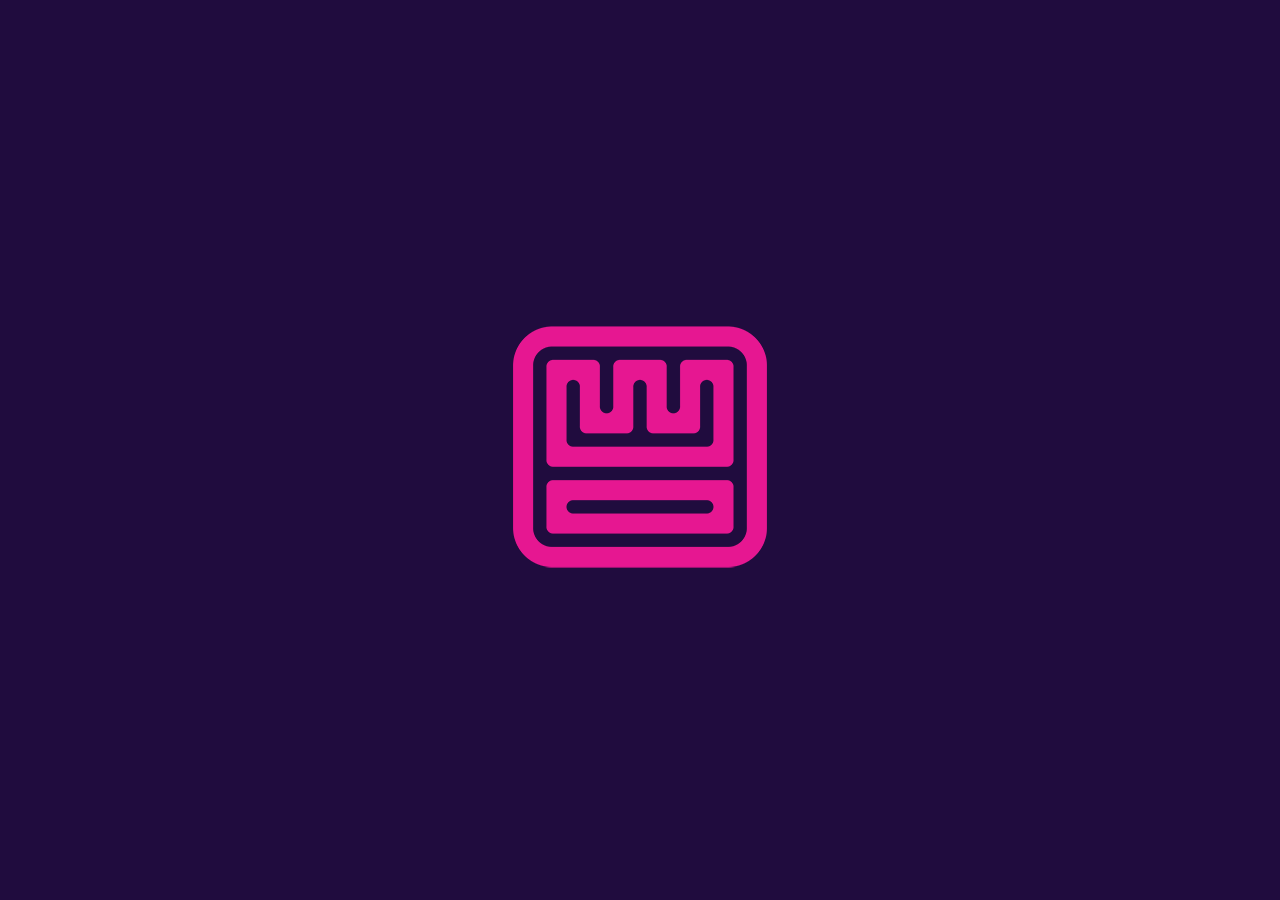
<file: index.html>
<!DOCTYPE html>
<html lang="fr">
<head>
  <meta charset="UTF-8">
  <link rel="stylesheet" href="index_style.css">
  <script>
    // Vérifier si une faction est déjà sélectionnée
    document.addEventListener('DOMContentLoaded', () => {
      const faction = localStorage.getItem('faction');
      if (faction) {
        setTimeout(() => {
        window.location.href = 'tap.html';
      }, 3000);
      } else {
        // Redirection vers la page de sélection de faction après 3 secondes
        setTimeout(() => {
          window.location.href = 'factions.html';
        }, 3000);
      }
    });
  </script>
</head>
<body>
  <div class="container">
    <img src="img/logo.png">
  </div>
</body>
</html>
</file>
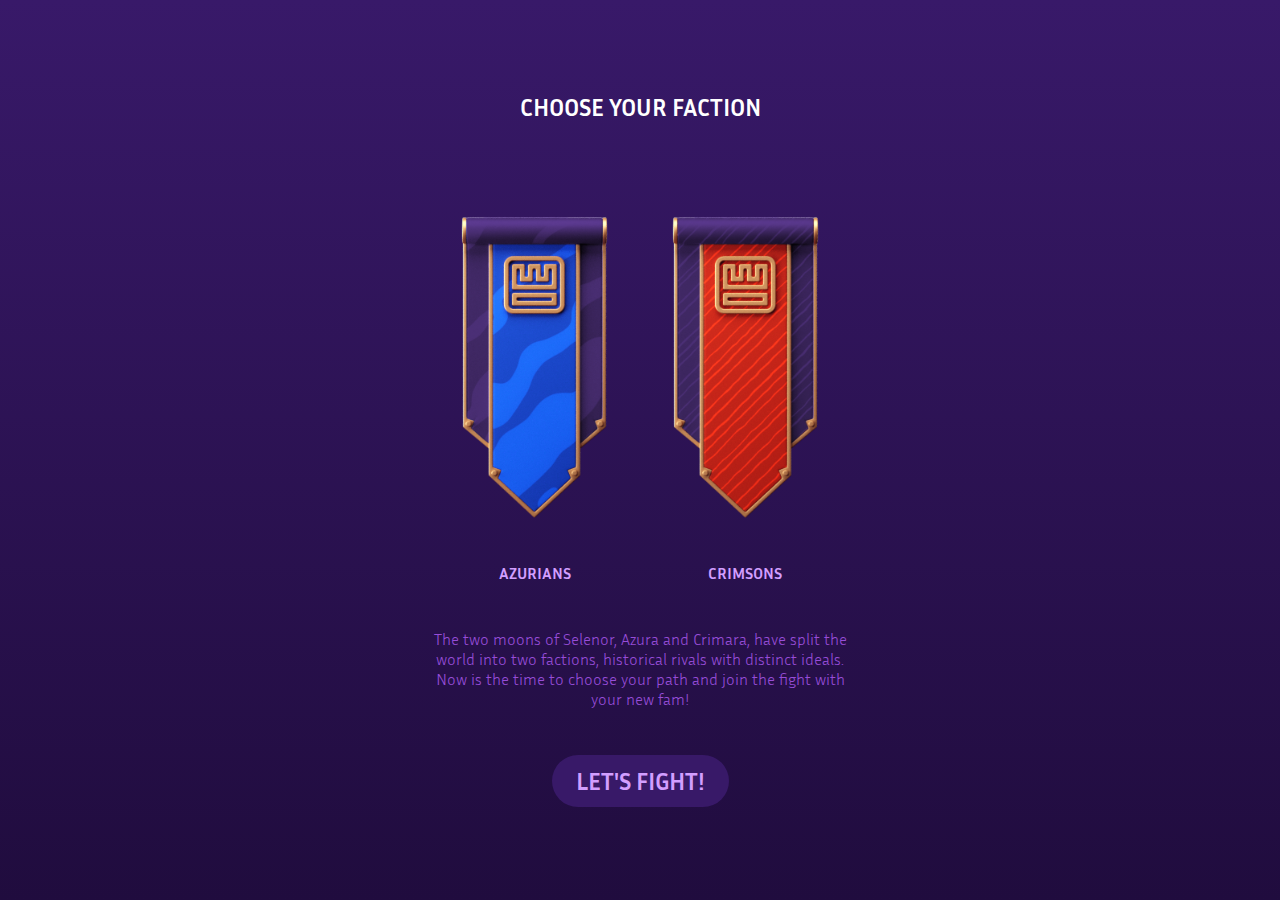
<file: factions.html>
<!DOCTYPE html>
<html lang="fr">
  <meta charset="UTF-8">
  <meta name="viewport" content="width=device-width, initial-scale=1.0, user-scalable=no">
  <link rel="stylesheet" href="factions_style.css">
  <link rel="preconnect" href="https://fonts.googleapis.com">
  <link rel="preconnect" href="https://fonts.gstatic.com" crossorigin>
  <link href="https://fonts.googleapis.com/css2?family=Inria+Sans:ital,wght@0,300;0,400;0,700;1,300;1,400;1,700&display=swap" rel="stylesheet">

  <body>
    <div class="container">
      <h1>CHOOSE YOUR FACTION</h1>
      
      <div class="factions-container">

        <!-- Faction 1 -->
        <div class="factions-wrapper" 
             data-img-default="img/Fac_Azu_1.png"
             data-img-selected="img/Fac_Azu_2.png">
          <img src="img/Fac_Azu_1.png" alt="Bouton 1">
          <p class="faction-title azurians">AZURIANS</p>
        </div>
      
        <!-- Faction 2 -->
        <div class="factions-wrapper"
             data-img-default="img/Fac_Cri_1.png"
             data-img-selected="img/Fac_Cri_2.png">
          <img src="img/Fac_Cri_1.png" alt="Bouton 2">
          <p class="faction-title crimsons">CRIMSONS</p>
        </div>
        
      </div>

    </br>

      <div class="factions-text-container">
        <p id="faction-description" class="description-text">
          <!-- Texte par défaut (quand aucune faction n’est sélectionnée) -->
          The two moons of Selenor, Azura and Crimara, have split the world into two factions, historical rivals with distinct ideals.

          Now is the time to choose your path and join the fight with your new fam!
        </p>
      </div>

    </br>

      <button id="nextPageButton" disabled onclick="window.location.href='tap.html'">
        LET'S FIGHT!
      </button>


    </div>
  
    <!-- Script pour gérer la logique de sélection -->
    <script src="factions_script.js"></script>
  </body>


</html>
</file>
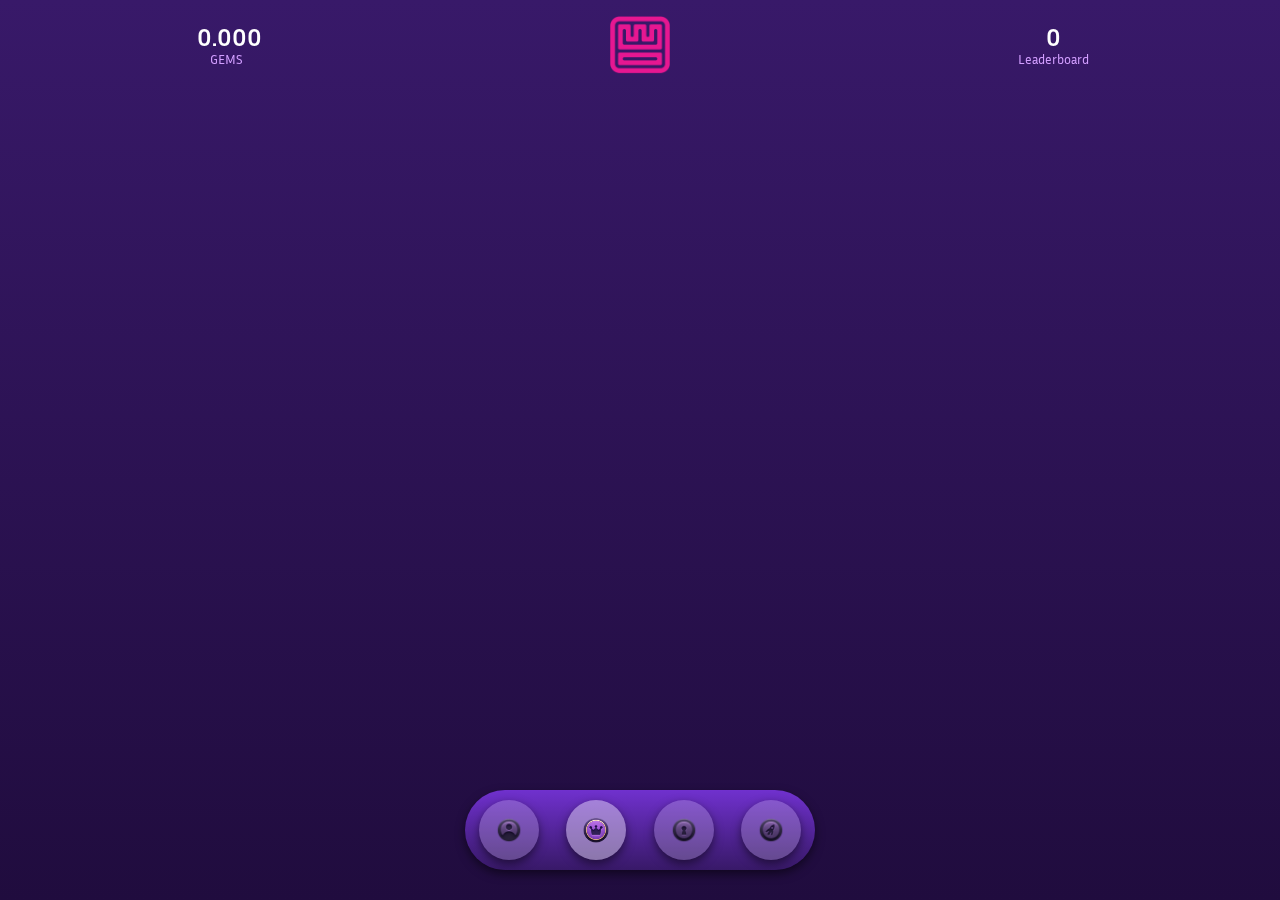
<file: leaderboard.html>
<!DOCTYPE html>
<html lang="fr">
  <meta charset="UTF-8">
  <meta name="viewport" content="width=device-width, initial-scale=1.0, user-scalable=no">
  <link rel="stylesheet" href="style.css">
  <link rel="stylesheet" href="navbar.css">
  <link rel="preconnect" href="https://fonts.googleapis.com">
  <link rel="preconnect" href="https://fonts.gstatic.com" crossorigin>
  <link href="https://fonts.googleapis.com/css2?family=Inria+Sans:ital,wght@0,300;0,400;0,700;1,300;1,400;1,700&display=swap" rel="stylesheet">

  <head>
    
  </head>
  <body>
    <header class="logo-container">
      <div class="header-left">
        <p class="gem-counter">
          <span class="gemCount" id="gemCount">0</span> 
          <br />
          GEMS
        </p>
      </div>
    
      <div class="header-center">
        <img src="img/logo.png" alt="Logo" class="logo">
      </div>
    
      <div class="header-right">
        <p class="leaderboard_counter">
          <span class="leaderboardcounter" id="leaderboardcount">0</span> 
          <br />
          Leaderboard
        </p>
      </div>
    </header>
    

    <div class="container">
      

    </div>

    <nav class="navbar">
      <a href="profile.html" class="nav-item" data-default-src="img/navbar/Icon2_bw.png" data-active-src="img/navbar/Icon2_color.png">
        <img src="img/navbar/Icon2_bw.png" alt="Profile">
      </a>
      <a href="leaderboard.html" class="nav-item active" data-default-src="img/navbar/Icon3_bw.png" data-active-src="img/navbar/Icon3_color.png">
        <img src="img/navbar/Icon3_color.png" alt="Leaderboard">
      </a>
      <a href="tap.html" class="nav-item" data-default-src="img/navbar/Icon1_bw.png" data-active-src="img/navbar/Icon1_color.png">
        <img src="img/navbar/Icon1_bw.png" alt="Tap">
      </a>
      <a href="boosts.html" class="nav-item" data-default-src="img/navbar/Icon4_bw.png" data-active-src="img/navbar/Icon4_color.png">
        <img src="img/navbar/Icon4_bw.png" alt="Boosts">
      </a>
    </nav>
  
    <script src="header.js"></script>
    <script src="navbar.js"></script>
    
  </body>


</html>
</file>
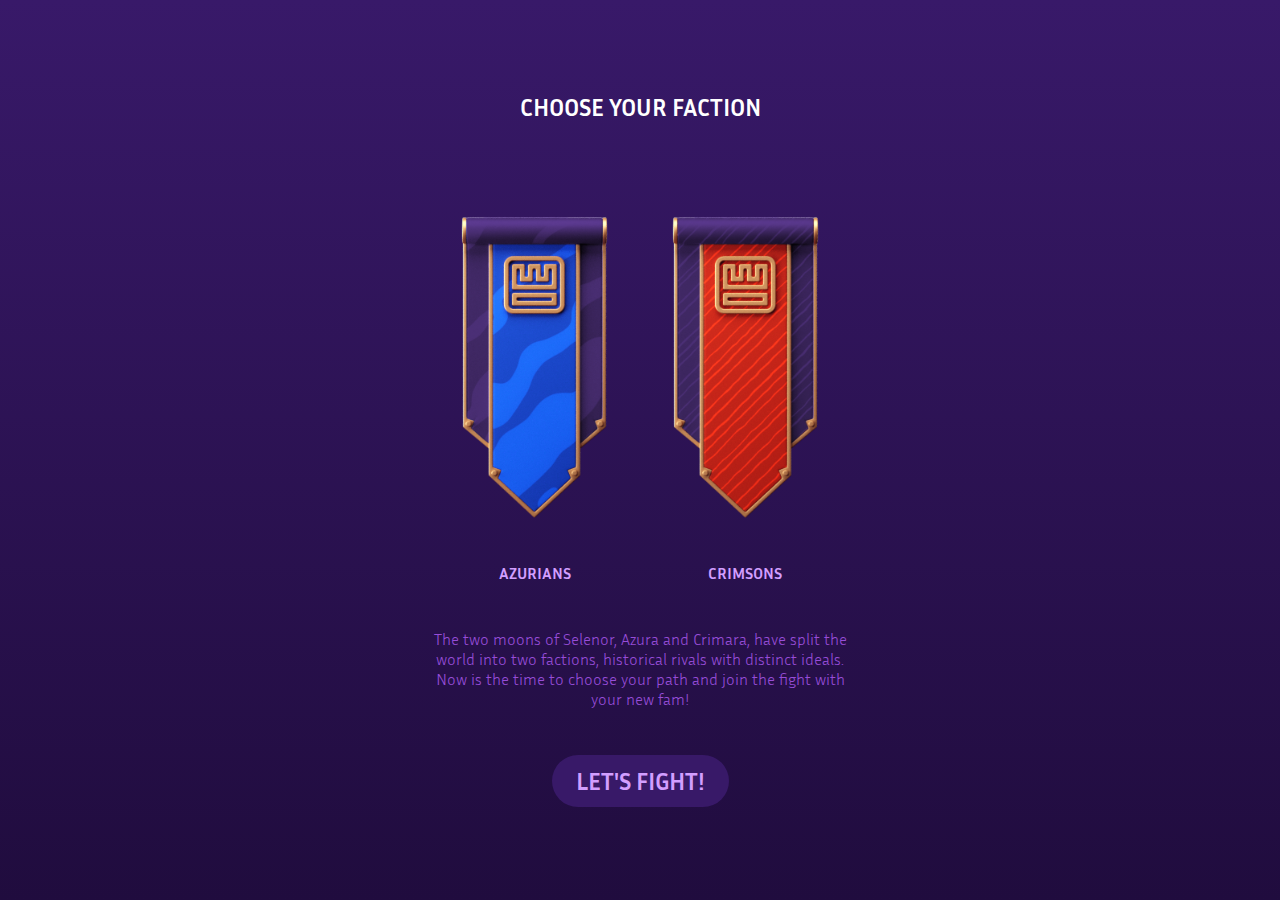
<file: tap.html>
<!DOCTYPE html>
<html lang="fr">
  <meta charset="UTF-8">
  <meta name="viewport" content="width=device-width, initial-scale=1.0, user-scalable=no">
  <link rel="stylesheet" href="style.css">
  <link rel="stylesheet" href="navbar.css">
  <link rel="preconnect" href="https://fonts.googleapis.com">
  <link rel="preconnect" href="https://fonts.gstatic.com" crossorigin>
  <link href="https://fonts.googleapis.com/css2?family=Inria+Sans:ital,wght@0,300;0,400;0,700;1,300;1,400;1,700&display=swap" rel="stylesheet">

  <head>
    
  </head>
  <body>
    <script>
      // Vérifier si une faction est sélectionnée
      if (!localStorage.getItem('faction')) {
        window.location.href = 'factions.html';
      }
    </script>

    <header class="logo-container">
      <div class="header-left">
        <p class="gem-counter">
          <span class="gemCount" id="gemCount">0</span> 
          <br />
          GEMS
        </p>
      </div>
    
      <div class="header-center">
        <img src="img/logo.png" alt="Logo" class="logo">
      </div>
    
      <div class="header-right">
        <p class="leaderboard_counter">
          <span class="leaderboardcounter" id="leaderboardcount">0</span> 
          <br />
          Leaderboard
        </p>
      </div>
    </header>
    
    
    <main class="main-container">
    <div class="container">
      <canvas id="particleCanvas"></canvas>
      <div class="numberstats_counter">

        <p class="tap-counter">
          <span class="tapcounter" id="tapCount">20</span>
        </p>

      </div>
      <div class="numberstats">

        
        <p class="tap-session-counter">
          <span class="tapsessioncount" id="sessionTapCount">0</span>
          </br>
          Current game taps 
        </p>
        <p class="tap-daily-counter">
           <span class="tapdailycount" id="dailyTapCount">500</span>
          </br>
          Daily taps limit
        </p>
        
       </div>

      <div class="big-circle" id="tapCircle">
        <img 
          id="circleImage" 
          src="img/Chest/1/Chest1_1.png" 
          alt="Mon image à l'intérieur du cercle"
        >

        
      </div>
       
      

      <div class="boosts-container">
        <div class="boost-circle" data-boost="potion">
            <img src="img/Boosts/B_ph1.png" alt="Potion boost" class="boost-image">
        </div>
        <div class="boost-circle" data-boost="sword">
            <img src="img/Boosts/B_ph1.png" alt="Sword boost" class="boost-image">
        </div>
        <div class="boost-circle" data-boost="bag">
            <img src="img/Boosts/B_ph1.png" alt="Bag boost" class="boost-image">
        </div>
        <div class="boost-circle" data-boost="book">
            <img src="img/Boosts/B_ph1.png" alt="Book boost" class="boost-image">
        </div>
    </div>
    

    </div>
  </main>

    

    <nav class="navbar">
      <a href="profile.html" class="nav-item" data-default-src="img/navbar/Icon2_bw.png" data-active-src="img/navbar/Icon2_color.png">
        <img src="img/navbar/Icon2_bw.png" alt="Profile">
      </a>
      <a href="leaderboard.html" class="nav-item" data-default-src="img/navbar/Icon3_bw.png" data-active-src="img/navbar/Icon3_color.png">
        <img src="img/navbar/Icon3_bw.png" alt="Leaderboard">
      </a>
      <a href="tap.html" class="nav-item active" data-default-src="img/navbar/Icon1_bw.png" data-active-src="img/navbar/Icon1_color.png">
        <img src="img/navbar/Icon1_color.png" alt="Tap">
      </a>
      <a href="boosts.html" class="nav-item" data-default-src="img/navbar/Icon4_bw.png" data-active-src="img/navbar/Icon4_color.png">
        <img src="img/navbar/Icon4_bw.png" alt="Boosts">
      </a>
    </nav>
  
    <script type="module" src="js/app.js"></script>
    

  </body>


</html>
</file>
<file: index_style.css>
* {
  box-sizing: border-box;
  margin: 0;
  padding: 0;
}

html, body {
  margin: 0;
  padding: 0;
  /* Empêche l’affichage d’une barre de scroll */
  overflow: hidden;
  /* Force la page à occuper toute la hauteur de la fenêtre */
  height: 100vh;
}

body {
  font-family: "Inria Sans", serif;
  font-weight: 300;
  background-color: #200c3e;
  color: #333;
  /* Pour occuper tout l’écran (mobile) */
  min-height: 100vh;
  display: flex;
  justify-content: center;
  align-items: center;
 
  
}

.container {
  width: 100%;
  max-width: 500px; /* Largeur max pour desktop */
  margin: 0 auto;
  padding: 1rem;
  text-align: center;
}

h1 {
  font-size: 1.5rem;
  margin-bottom: 2rem;
  font-family: "Inria Sans", serif;
  font-weight: 700;
  color: #fff;
}
</file>
<file: factions_style.css>
* {
  box-sizing: border-box;
  margin: 0;
  padding: 0;
}

html, body {
  margin: 0;
  padding: 0;
  /* Empêche l’affichage d’une barre de scroll */
  overflow: hidden;
  /* Force la page à occuper toute la hauteur de la fenêtre */
  height: 100vh;
}

body {
  font-family: "Inria Sans", serif;
  font-weight: 300;
  background: linear-gradient(180deg, rgba(56,25,105,1) 0%, rgba(32,12,62,1) 100%);
  background-color: rgb(56,25,105);
  color: #333;
  /* Pour occuper tout l’écran (mobile) */
  min-height: 100vh;
  display: flex;
  justify-content: center;
  align-items: center;
 
  
}

.container {
  width: 100%;
  max-width: 500px; /* Largeur max pour desktop */
  margin: 0 auto;
  padding: 1rem;
  text-align: center;
}

h1 {
  font-size: 1.5rem;
  margin-bottom: 2rem;
  font-family: "Inria Sans", serif;
  font-weight: 700;
  color: #fff;
}

/* 3) Conteneur des factions */
.factions-container {
  display: flex;               /* Mise en page en flexbox */
  justify-content: space-between;
  width: 90%;
  max-width: 600px;  
  margin: 0 auto;              /* Centrer horizontalement */
  /* gap: 20px; éventuellement si pris en charge par votre navigateur */
}

/* 4) Wrapper pour chaque faction */
.factions-wrapper {
  flex: 1;
  margin: 0 5px; /* Espace horizontal (si gap non utilisé) */
  cursor: pointer;  /* Pour indiquer que c’est cliquable */
  transition: transform 0.2s ease; /* animation visuelle si besoin */
  outline: none;
  -webkit-tap-highlight-color: transparent;
}

/* 5) Image responsive */
.factions-wrapper img {
  display: block;
  width: 100%;
  height: auto;
  max-width: 100%;

}

/* 6) État "sélectionné" */
.factions-wrapper.selected {
  /* Par exemple un contour visible */
 
  outline-offset: -3px;
  
  /* Ou un effet de zoom plus important */
  transform: scale(1.08);
  
}

/* Le texte ne sera pas agrandi */
.faction-title {
  margin-top: 0.5rem;
  color: #D29EFF;
  text-align: center;
  font-family: "Inria Sans", serif;
  font-weight: 700;
}

.factions-text-container {
  width: 100%;
  max-width: 600px;   /* Aligner avec votre max-width si souhaité */
  margin: 1rem auto 0 auto;
  text-align: center;
  /* Option 1 : hauteur fixe */
  /* height: 100px; */

  /* Option 2 : hauteur minimale (préférable si vous n’êtes pas sûr du texte) */
  min-height: 100px;

  display: flex;        /* pour centrer verticalement si on veut */
  align-items: center;
  justify-content: center;
  padding: 0 1rem;
}

.description-text {
  font-family: "Inria Sans", serif;
  font-weight: 300;
  font-size: 1rem;
  color: #974DD8;          /* Ou #D29EFF, selon vos goûts */
}

/* ========== BOUTON ========== */
#nextPageButton {
  margin-top: 1rem;
  padding: 0.75rem 1.5rem;
  font-size: 1.5rem;
  font-family: "Inria Sans", serif;
  font-weight: 700;
  background-color: #E61791;
  color: #fff;
  border: none;
  border-radius: 50px;
  cursor: pointer;
}

/* Bouton désactivé */
#nextPageButton[disabled] {
  background-color: #381968;  /* Un violet plus sombre */
  color: #D29EFF;            /* Couleur texte plus pâle */
  cursor: not-allowed;
  opacity: 1;
}
</file>
<file: style.css>
* {
  box-sizing: border-box;
  margin: 0;
  padding: 0;
}


html, body {
  margin: 0;
  padding: 0;
  overflow: hidden;
  height: 100vh;
  font-family: "Inria Sans", serif;
}

body {
  font-family: "Inria Sans", serif;
  font-weight: 300;
  background: linear-gradient(180deg, rgba(56,25,105,1) 0%, rgba(32,12,62,1) 100%);
  background-color: rgb(56,25,105);
  color: #333;
  /* Pour occuper tout l’écran (mobile) */
  min-height: 100vh;
  display: flex;
  flex-direction: column; /* Empile les enfants verticalement */
  justify-content: flex-start; /* Aligne les enfants en haut */
 
  
}

.main-container {
  display: flex;
  flex-direction: column;
  justify-content: center; /* Centre verticalement les enfants dans ce conteneur */
  align-items: center; /* Centre horizontalement les enfants */
  flex-grow: 1; /* Prend tout l'espace disponible verticalement */
}

.container {
  width: 100%;
  max-width: 500px; /* Largeur max pour desktop */
  margin: 0 auto;
  padding: 1rem;
  text-align: center;
  position: relative; 
}

h1 {
  font-size: 1.5rem;
  margin-bottom: 2rem;
  font-family: "Inria Sans", serif;
  font-weight: 700;
  color: #fff;
}


.big-circle {
  
  width: 75vmin;
  height: 75vmin;
  border-radius: 50%;
  background: radial-gradient(
    circle at 50% 50%,
    #6F32CE 0%,
    #381968 50%,
    #200C3E 70%,
    #200C3E 100%
  );

  /* Pour positionner l'image en absolu dans ce cercle */
  position: relative;
  margin: 0 auto;
  outline: 10px solid;
  cursor: pointer; /* Indique que c'est cliquable */
  -webkit-tap-highlight-color: transparent;
  
}


.theme-azurians .big-circle {
  box-shadow: 0 0 70px 30px rgba(30, 94, 240, 0.5);
  outline-color: rgba(30, 94, 240, 0.2);
}

.theme-crimsons .big-circle {
  box-shadow: 0 0 70px 30px rgba(255, 58, 58, 0.5);
  outline-color: rgba(255, 58, 58, 0.2);
}


.big-circle img {
  /* on place l'image en absolu au centre du cercle */
  position: absolute;
  top: 50%;
  left: 50%;
  transform: translate(-50%, -50%);

  /* Elle prendra par exemple 50% de la largeur du cercle */
  width: 110%;
  height: auto;

  /* Pour un affichage net sur fonds sombres */
  /* background: rgba(255,255,255,0.1);  optionnel */
  /* border-radius: 50%; si vous souhaitez l'image elle-même en cercle */
}

/* Le compteur */
.numberstats {
  display: flex;
  justify-content: center;
  align-items: center;
  font-size: 1rem;
  font-weight: bold;
  color: #D29EFF;
margin-bottom: 30px;
  z-index: 10;
  gap: 20px;
}

.numberstats_counter {
  display: flex;
  justify-content: center;
  align-items: center;
  font-size: 1rem;
  font-weight: bold;
  color: #D29EFF;
margin-bottom: 10px;
  z-index: 10;
  gap: 20px;
}



#particleCanvas {
  position: absolute;
  top: 0;
  left: 0;
  width: 100%;
  height: 100%;
  pointer-events: none; /* Permet de cliquer à travers le canvas */
  z-index: 1000; /* Assure que les particules sont au-dessus du coffre */
}

.gem-counter span {
  display: inline-block;
  width: 4ch; /* Réserve de l'espace pour 4 caractères */
  text-align: right;
}


.gem-counter {
  color: #D29EFF;
  font-size: 0.8rem;
  font-weight: 400;
  line-height: 1.2; /* Assure un bon espacement vertical */
}

.gemCount {
  color: #fff;
  font-size: 1.5rem;
  font-weight: 700;
}

.tap-daily-counter{
  color: #D29EFF; 
  font-size: 0.8rem;
  font-weight: 400;
}

.tapdailycount {
  color: #fff; 
  font-size: 1.5rem;
  font-weight: 700;
}

.tap-session-counter {
  color: #D29EFF; 
  font-size: 0.8rem;
  font-weight: 400;
}

.tapsessioncount {
  color: #fff; 
  font-size: 1.5rem;
  font-weight: 700;
}


.tapcounter {
  color: #fff; 
  font-size: 2rem;
  font-weight: 700;
}



.leaderboard_counter {
  color: #D29EFF;
  font-size: 0.8rem;
  font-weight: 400;
  line-height: 1.2; /* Assure un bon espacement vertical */
  
}

.leaderboardcounter {
  color: #fff;
  font-size: 1.5rem;
  font-weight: 700;
}


/* Conteneur des boosts */
.boosts-container {
  display: flex;
  justify-content: center;
  align-items: center;
  gap: 10px; /* Espace entre chaque cercle */
  margin-top: 30px;
}

/* Style des petits cercles */
.boost-circle {
  width: 60px;
  height: 60px;
  border-radius: 50%;
  background: none;
  display: flex;
  justify-content: center;
  align-items: center;
  box-shadow: 0 4 10px rgba(0, 0, 0, 0.3);
}



/* Images à l'intérieur des cercles */
.boost-image {
  width: 100%; /* Ajustez selon vos besoins */
  height: auto;
  border-radius: 50%; /* Pour une apparence circulaire */
  z-index: 10;
}




/* Conteneur du logo */
.logo-container {
  display: flex;
  justify-content: space-between; /* Éléments gauche, centre, droite */
  align-items: center; /* Alignement vertical */
  padding: 0 20px; /* Espacement horizontal */
  width: 100%; /* Occupe toute la largeur */
  position: fixed; /* Fixe le header en haut */
  top: 0;
  left: 0;
  z-index: 10;
  box-sizing: border-box; /* Inclure les marges et les paddings dans la taille */
  height: 70px; /* Hauteur fixe pour éviter les déplacements */
  margin-top: 10px;
}

/* Style du logo */
/* Logo */
.logo {
  max-width: 60px; /* Largeur maximale du logo */
  height: auto;
}


/* Section gauche */
.header-left {
  flex: 1; /* Occupe l'espace disponible à gauche */
  text-align: center; /* Alignement à gauche */
}

/* Section centrale */
.header-center {
  flex: 1; /* Occupation égale de l'espace */
  display: flex;
  justify-content: center; /* Centre le logo horizontalement */
}

/* Section droite */
.header-right {
  flex: 1; /* Occupe l'espace disponible à droite */
  text-align: center; /* Alignement à droite */
}
</file>
<file: navbar.css>
/* Navbar Styles */
.navbar {
    position: fixed;
    bottom: 30px; /* Espace entre le bas de l'écran et la navbar */
    left: 50%;
    transform: translateX(-50%);
    width: 90%; /* Prend 90% de la largeur de l'écran */
    max-width: 350px; /* Même max-width que le container pour l'harmonie */
    background: linear-gradient(180deg, #7031CE, #381968);
    border-radius: 50px; /* Bords arrondis */
    display: flex;
    justify-content: space-around;
    align-items: center;
    padding: 10px 0;
    box-shadow: 0 4px 10px rgba(0, 0, 0, 0.5); /* Ombre pour un effet de profondeur */
    border-width: 10px;
    border-color: #fff;
    z-index: 100; /* Assure que la navbar est au-dessus des autres éléments */
    -webkit-tap-highlight-color: transparent;
    height: 80px;
  }
  
  /* Styles des éléments de la Navbar */
  .navbar .nav-item {
    width: 60px;
    height: 60px;
    background-color: rgba(255, 255, 255, 0.2); /* Fond semi-transparent pour chaque icône */
    box-shadow: 0 4px 10px rgba(0, 0, 0, 0.5); /* Ombre pour un effet de profondeur */
    border-radius: 35px; /* Bords arrondis pour chaque cadre */
    display: flex;
    justify-content: center;
    align-items: center;
    transition: background-color 0.3s;
    
  }
  
  /* Effet au survol ou au clic (pour desktop et mobile via active state) */
  .navbar .nav-item:hover,
  .navbar .nav-item:active {
    background-color: rgba(255, 255, 255, 0.4);
  }
  
  /* Styles des images des icônes */
  .navbar .nav-item img {
    width: 30px;
    height: 30px;
    object-fit: contain;
    transition: transform 0.3s;
  }
  
/* Style pour l'icône active */
.navbar .nav-item.active {
    background-color: rgba(255, 255, 255, 0.4); /* Fond plus clair */
  }
  
  .navbar .nav-item.active img {
    transform: scale(1.1); /* Légère augmentation de la taille de l'icône active */
  }
  

  /* Responsive Adjustments */
  @media (max-width: 600px) {
    .navbar {
      width: 95%;
      padding: 8px 0;
    }
    
    .navbar .nav-item {
      width: 60px;
      height: 60px;
    }
    
    .navbar .nav-item img {
      width: 80px;
      height: 80px;
    }
  }
</file>
